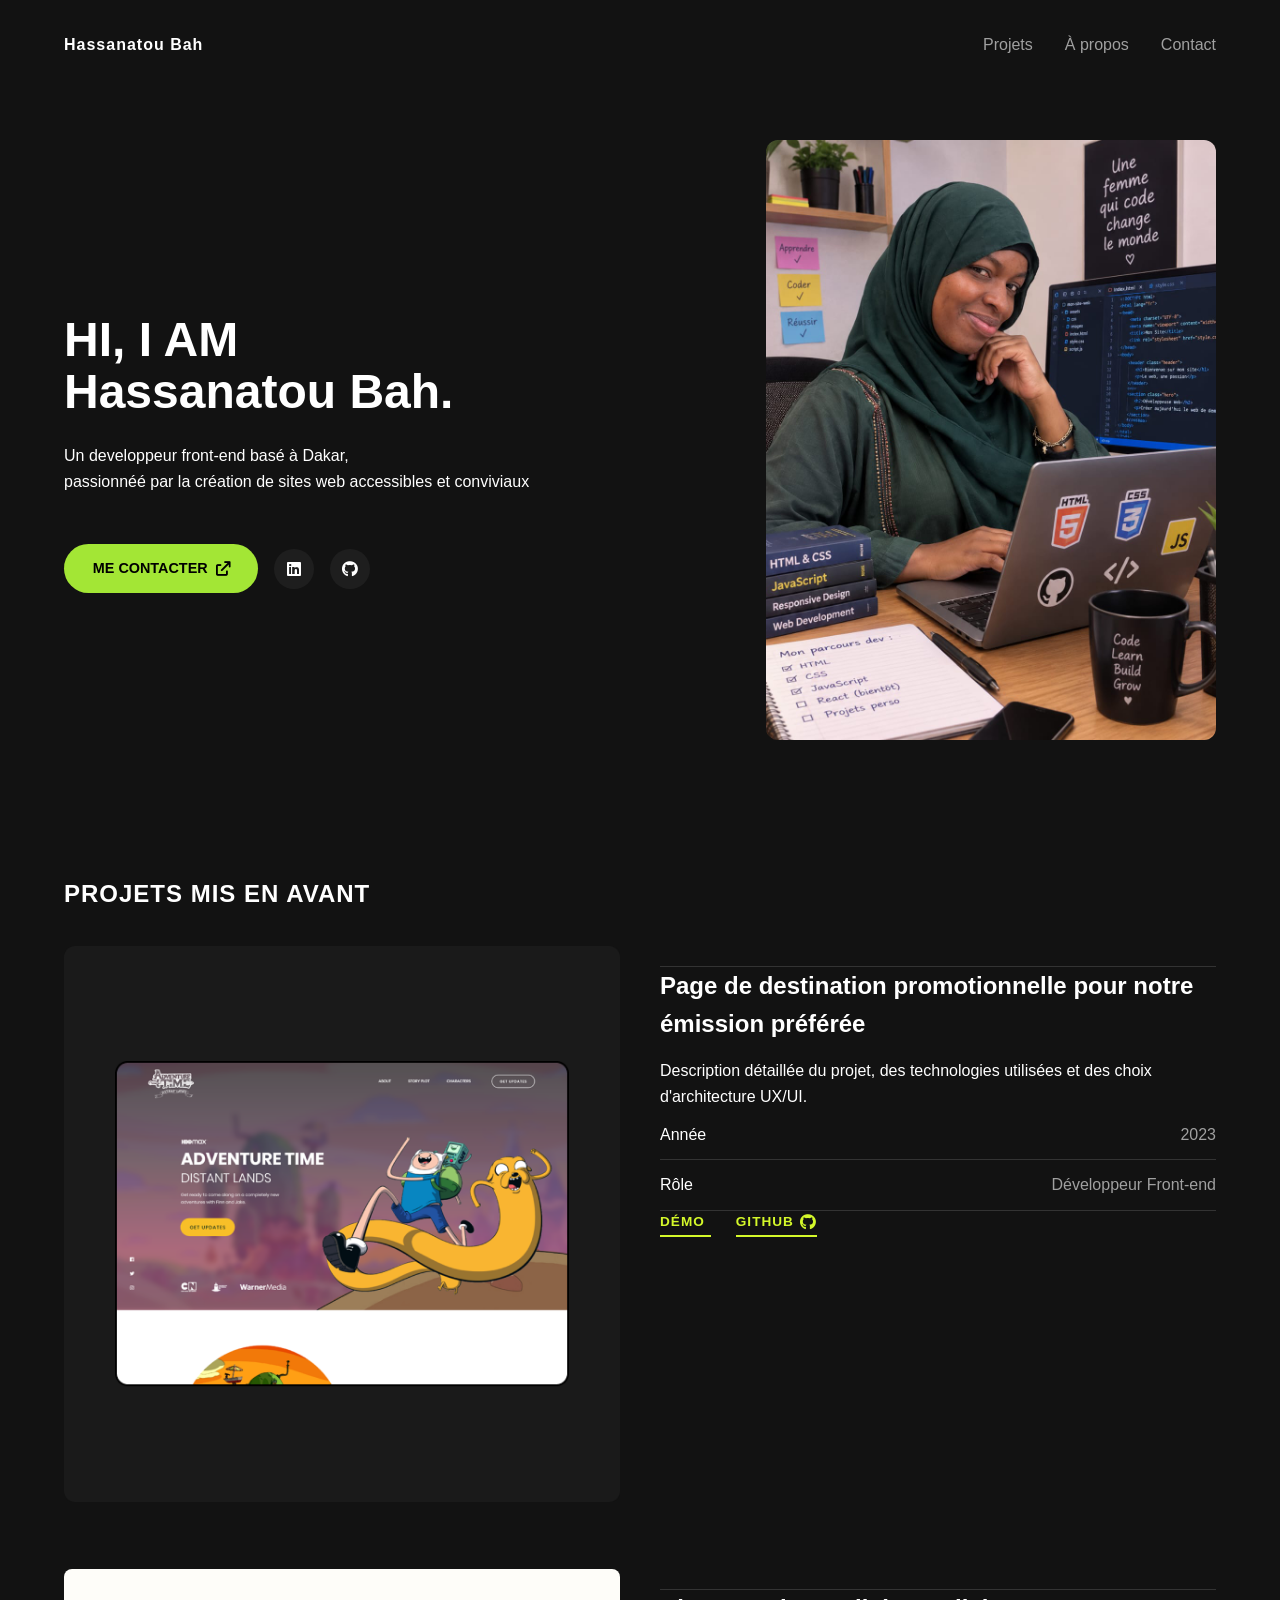
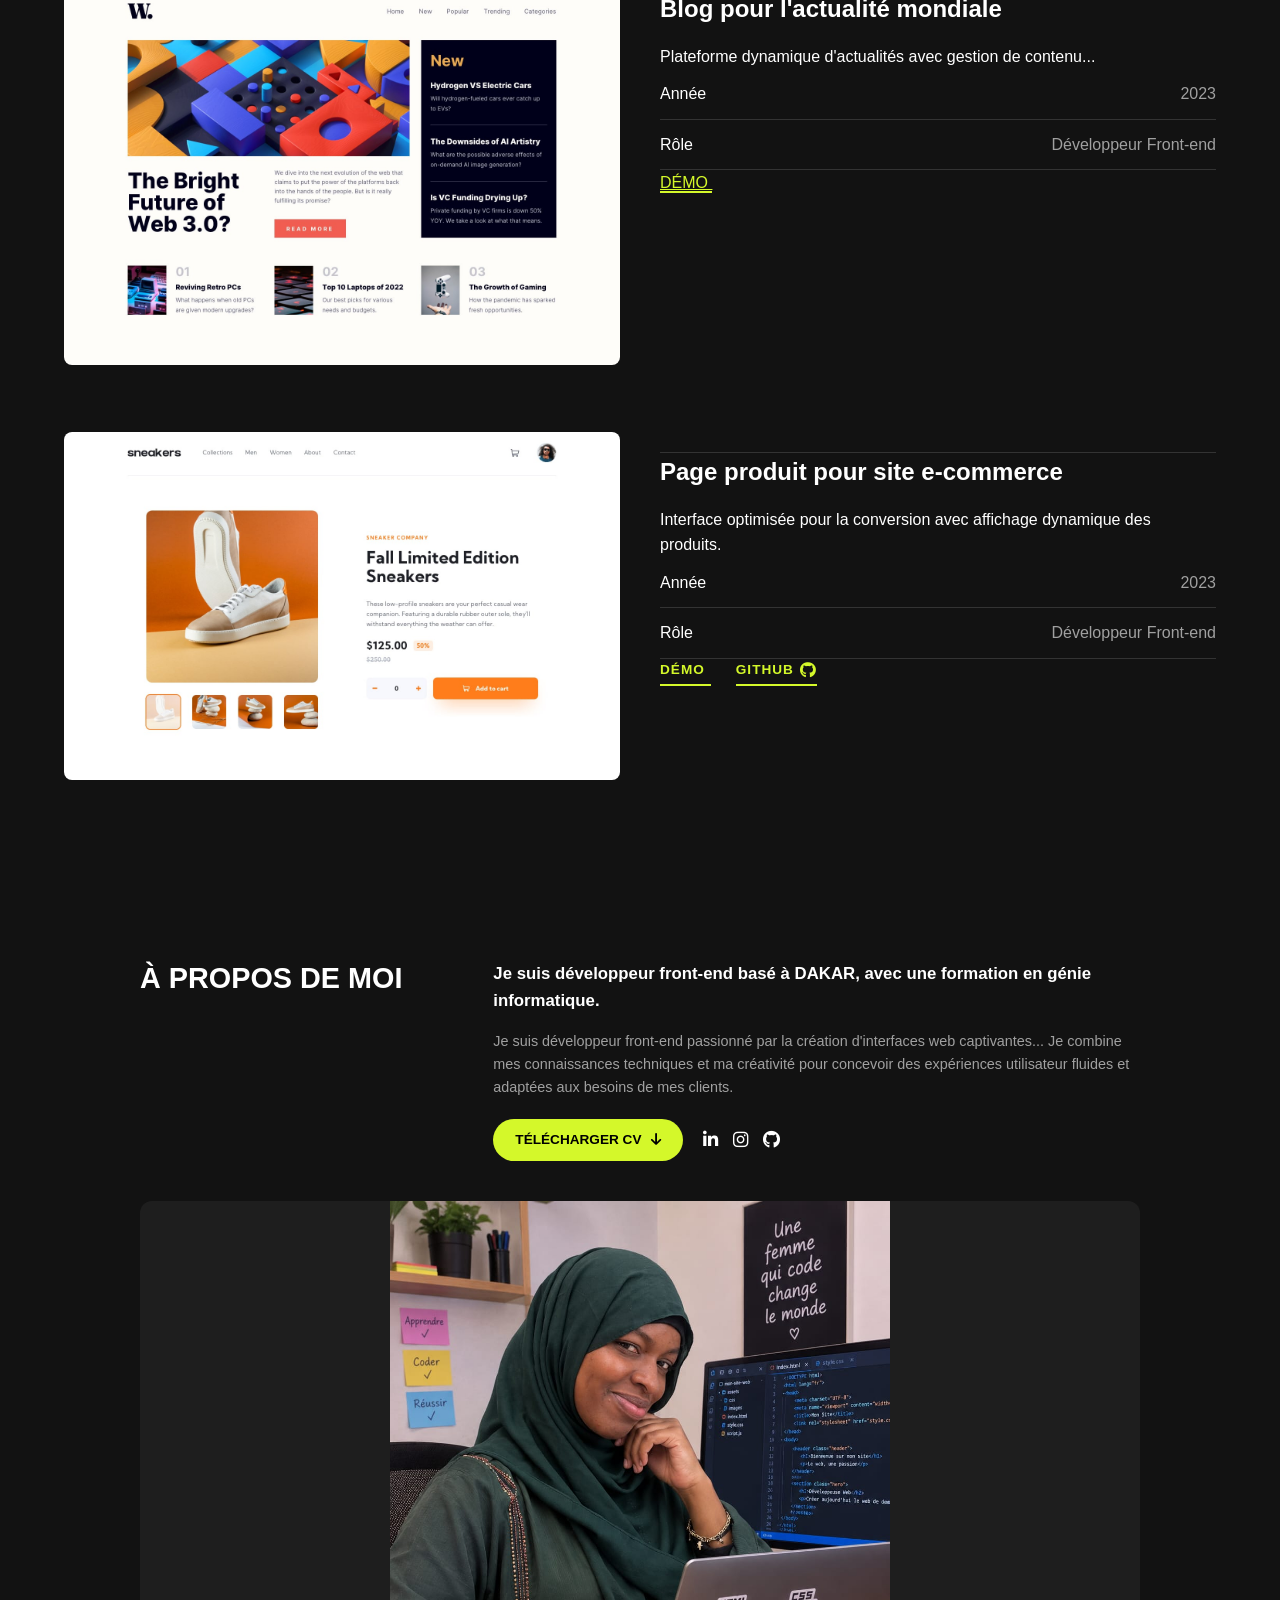
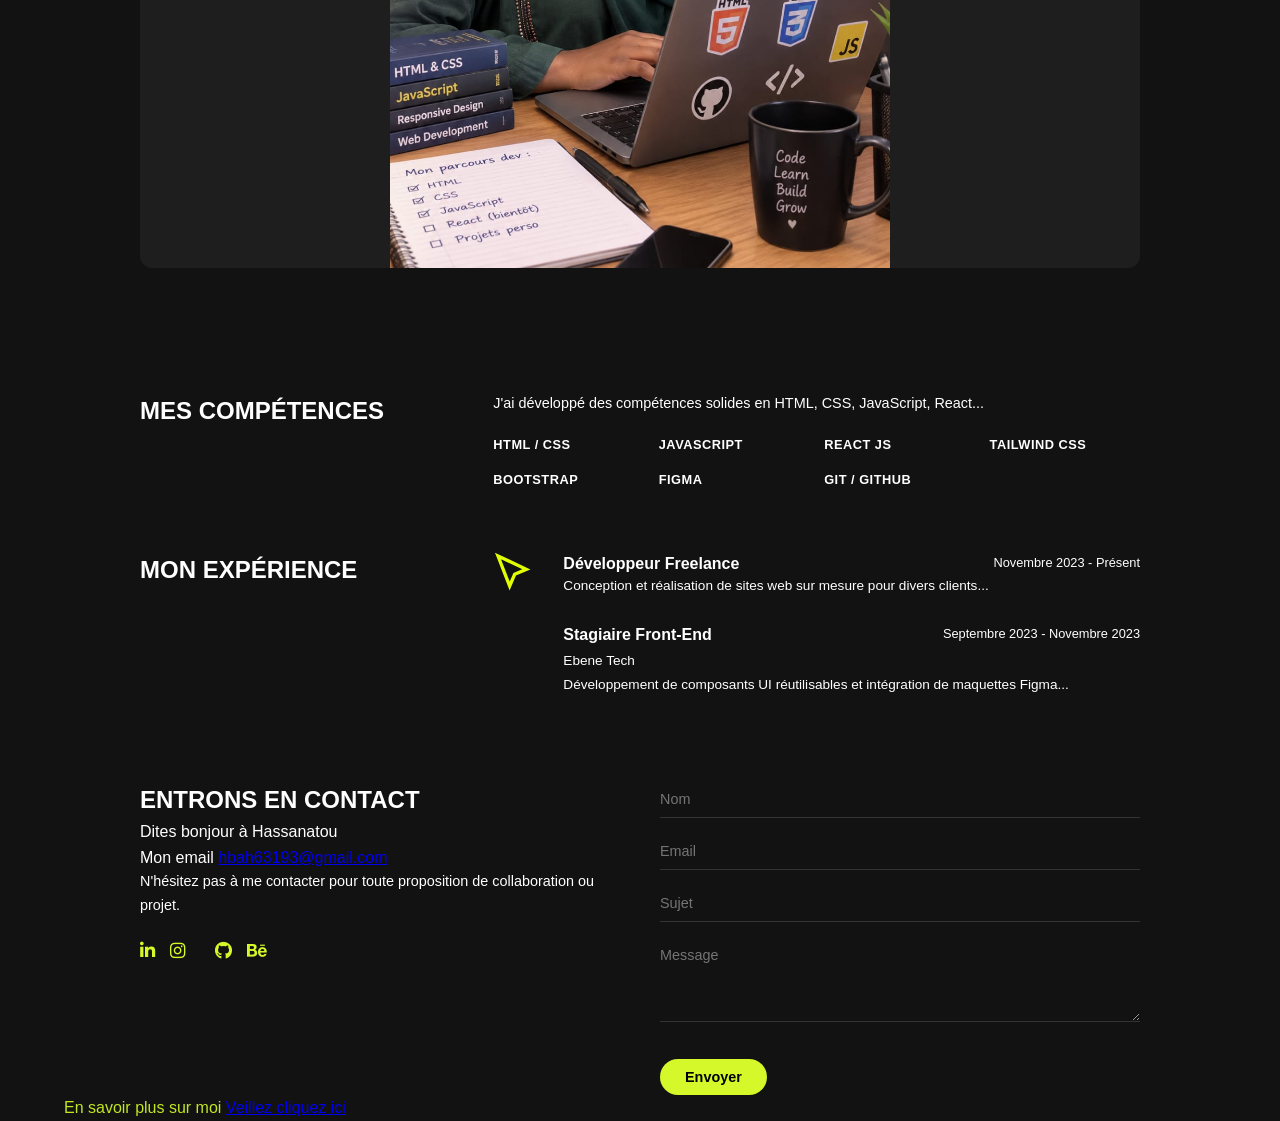
<file: index.html>
<!DOCTYPE html>
<html lang="fr">
<head>
  <meta charset="UTF-8">
  <meta name="viewport" content="width=device-width, initial-scale=1.0">
  <title>Portfolio - Hassanatou Bah</title>
  <link rel="stylesheet" href="style.css">
  <link rel="stylesheet" href="https://cdnjs.cloudflare.com/ajax/libs/font-awesome/6.0.0/css/all.min.css">
</head>
<body>

  <!-- Navigation -->
  <header>
    <nav class="navbar">
      <div class="logo">Hassanatou Bah</div>
      <ul class="nav-links">
        <li><a href="#projets">Projets</a></li>
        <li><a href="#about">À propos</a></li>
        <li><a href="#contact">Contact</a></li>
      </ul>
    </nav>
  </header>

  <!-- Section Hero (Home) -->
  <section id="home" class="hero-section">
    <div class="hero-text">
      <h1>HI, I AM<br><span>Hassanatou Bah.</span></h1>
      <p>
        Un developpeur front-end basé à Dakar,
    </p> 
      <p>
        passionnéé par la création de sites web accessibles et conviviaux
    </p>

    
      <div class="cta-buttons">
        <a href="#contact" class="btn btn-primary">ME CONTACTER <i class="fas fa-arrow-up-right-from-square"></i></a>
        <a href="#" class="social-icon"><i class="fab fa-linkedin"></i></a>
        <a href="#" class="social-icon"><i class="fab fa-github"></i></a>
      </div>
    </div>
    <div class="hero-image">
      <img src="IM1.jpeg" alt="Hassanatou Bah">
    </div>
  </section>

  <!-- Section Projets -->
  <section id="projets" class="projects-section">
    <h2>PROJETS MIS EN AVANT</h2>

    <article class="project-card">
      <div class="project-img">
        <img src="2eme image.png" alt="Aperçu Projet 1">
      </div>
      <div class="project-info">
        <h3>Page de destination promotionnelle pour notre émission préférée</h3>
        <p>Description détaillée du projet, des technologies utilisées et des choix d'architecture UX/UI.</p>
       
  <!-- Ligne Année -->
  <div class="project-info-row">
    <span class="label">Année</span>
    <span class="value">2023</span>
  </div>

  <!-- Ligne Rôle -->
  <div class="project-info-row">
    <span class="label">Rôle</span>
    <span class="value">Développeur Front-end</span>
  </div>
   <div class="project-links">
      <a href="#" class="link-demo">
        DÉMO <i class="fas fa-arrow-up-right"></i>
      </a>
      <a href="#" class="link-github">
        GITHUB <i class="fab fa-github"></i>
      </a>
    </div>
</div>

   
  </div>

    </article>

    <article class="project-card">
      <div class="project-img">
        <img src="3eme image.png" alt="Aperçu Projet 2">
      </div>
     <div class="project-info">
      <h3>Blog pour l'actualité mondiale</h3>
      <p>Plateforme dynamique d'actualités avec gestion de contenu...</p>

      <!-- Vos lignes Année et Rôle -->
      <div class="project-info-row">
        <span class="label">Année</span>
        <span class="value">2023</span>
      </div>
      <div class="project-info-row">
        <span class="label">Rôle</span>
        <span class="value">Développeur Front-end</span>
      </div>
      <a href="#" class="link-demo">
        DÉMO <i class="fas fa-arrow-up-right"></i>
      </a>

      <!-- VOS BOUTONS DÉMO ET GITHUB DÉPLACÉS ICI -->
     
    </article>

    <article class="project-card">
      <div class="project-img">
        <img src="4eme image.png" alt="Aperçu Projet 3">
      </div>
      <div class="project-info">
        <h3>Page produit pour site e-commerce</h3>
        <p>Interface optimisée pour la conversion avec affichage dynamique des produits.</p>
         <!-- Ligne Année -->
  <div class="project-info-row">
    <span class="label">Année</span>
    <span class="value">2023</span>
  </div>

  <!-- Ligne Rôle -->
  <div class="project-info-row">
    <span class="label">Rôle</span>
    <span class="value">Développeur Front-end</span>
  </div>
       <div class="project-links">
      <a href="#" class="link-demo">
        DÉMO <i class="fas fa-arrow-up-right"></i>
      </a>
      <a href="#" class="link-github">
        GITHUB <i class="fab fa-github"></i>
      </a>
    </div>
    </article>
  </section>

  <!-- SECTION À PROPOS DE MOI -->
<section id="about" class="about-section">
  <div class="about-top">
    <h2 class="section-title">À PROPOS DE MOI</h2>
    <div class="about-text">
      <p class="subtitle">Je suis développeur front-end basé à DAKAR, avec une formation en génie informatique.</p>
      <p class="description">
        Je suis développeur front-end passionné par la création d'interfaces web captivantes... 
        Je combine mes connaissances techniques et ma créativité pour concevoir des expériences utilisateur fluides et adaptées aux besoins de mes clients.
      </p>
      
      <!-- Bouton Télécharger le CV + Icônes réseaux sociaux -->
      <div class="about-actions">
        <a href="#" class="btn-cv">
          TÉLÉCHARGER CV <i class="fas fa-arrow-down"></i>
        </a>
        <div class="social-icons-row">
          <a href="#"><i class="fab fa-linkedin-in"></i></a>
          <a href="#"><i class="fab fa-instagram"></i></a>
          <a href="#"><i class="fab fa-github"></i></a>
        </div>
      </div>
    </div>
  </div>

  <div class="about-image-container">
    <img src="IM1.jpeg" alt="Photo de profil" class="about-img">
  </div>
</section>

<!-- SECTION MES COMPÉTENCES -->
<section class="skills-section">
  <h2 class="section-title">MES COMPÉTENCES</h2>
  <div class="skills-content">
    <p>J'ai développé des compétences solides en HTML, CSS, JavaScript, React...</p>
    <div class="skills-grid">
      <span>HTML / CSS</span>
      <span>JAVASCRIPT</span>
      <span>REACT JS</span>
      <span>TAILWIND CSS</span>
      <span>BOOTSTRAP</span>
      <span>FIGMA</span>
      <span>GIT / GITHUB</span>
    </div>
  </div>
</section>

<!-- SECTION MON EXPÉRIENCE -->
<section class="experience-section">
  <h2 class="section-title">MON EXPÉRIENCE</h2>
  <div class="experience-container">
    <div class="experience-left-icon">
      <!-- Icône de curseur / flèche -->
      <svg width="40" height="40" viewBox="0 0 24 24" fill="none" stroke="#e1ff00" stroke-width="2">
        <path d="M3 3l7 18 3-7 7-3L3 3z"/>
      </svg>
    </div>
    <div class="experience-list">
      <div class="exp-item">
        <div class="exp-header">
          <h3>Développeur Freelance</h3>
          <span class="exp-date">Novembre 2023 - Présent</span>
        </div>
        <p>Conception et réalisation de sites web sur mesure pour divers clients...</p>
      </div>

      <div class="exp-item">
        <div class="exp-header">
          <h3>Stagiaire Front-End</h3>
          <span class="exp-date">Septembre 2023 - Novembre 2023</span>
        </div>
        <p class="exp-sub">Ebene Tech</p>
        <p>Développement de composants UI réutilisables et intégration de maquettes Figma...</p>
      </div>
    </div>
  </div>
</section>

<!-- SECTION ENTRONS EN CONTACT -->
<section id="contact"class="contact-section">
  <div class="contact-info">
    <h2 class="section-title">ENTRONS EN CONTACT</h2>
    <P>Dites bonjour à Hassanatou</P>
    <p>Mon email <a href="hbah63193@gmail.com">hbah63193@gmail.com</a></p>
    <p class="contact-desc">N'hésitez pas à me contacter pour toute proposition de collaboration ou projet.</p>
    
    <!-- Logos/Icônes réseaux sociaux sous le texte -->
    <div class="contact-socials">
      <a href="#"><i class="fab fa-linkedin-in"></i></a>
      <a href="#"><i class="fab fa-instagram"></i></a>
      <a href="#"><i class="fab fa-x-twitter"></i></a>
      <a href="#"><i class="fab fa-github"></i></a>
      <a href="#"><i class="fab fa-behance"></i></a>
    </div>
  </div>

  <form class="contact-form">
    <div class="form-group">
      <input type="text" placeholder="Nom" required>
    </div>
    <div class="form-group">
      <input type="email" placeholder="Email" required>
    </div>
    <div class="form-group">
      <input type="text" placeholder="Sujet">
    </div>
    <div class="form-group">
      <textarea placeholder="Message" rows="4" required></textarea>
    </div>
    <button type="submit" class="btn-submit">Envoyer</button>
  </form>
</section>

<section>
  <div class="vue">
<p>En savoir plus sur moi <a href="C.html">Veillez cliquez ici</a></p>
  </div>
</section>
</file>
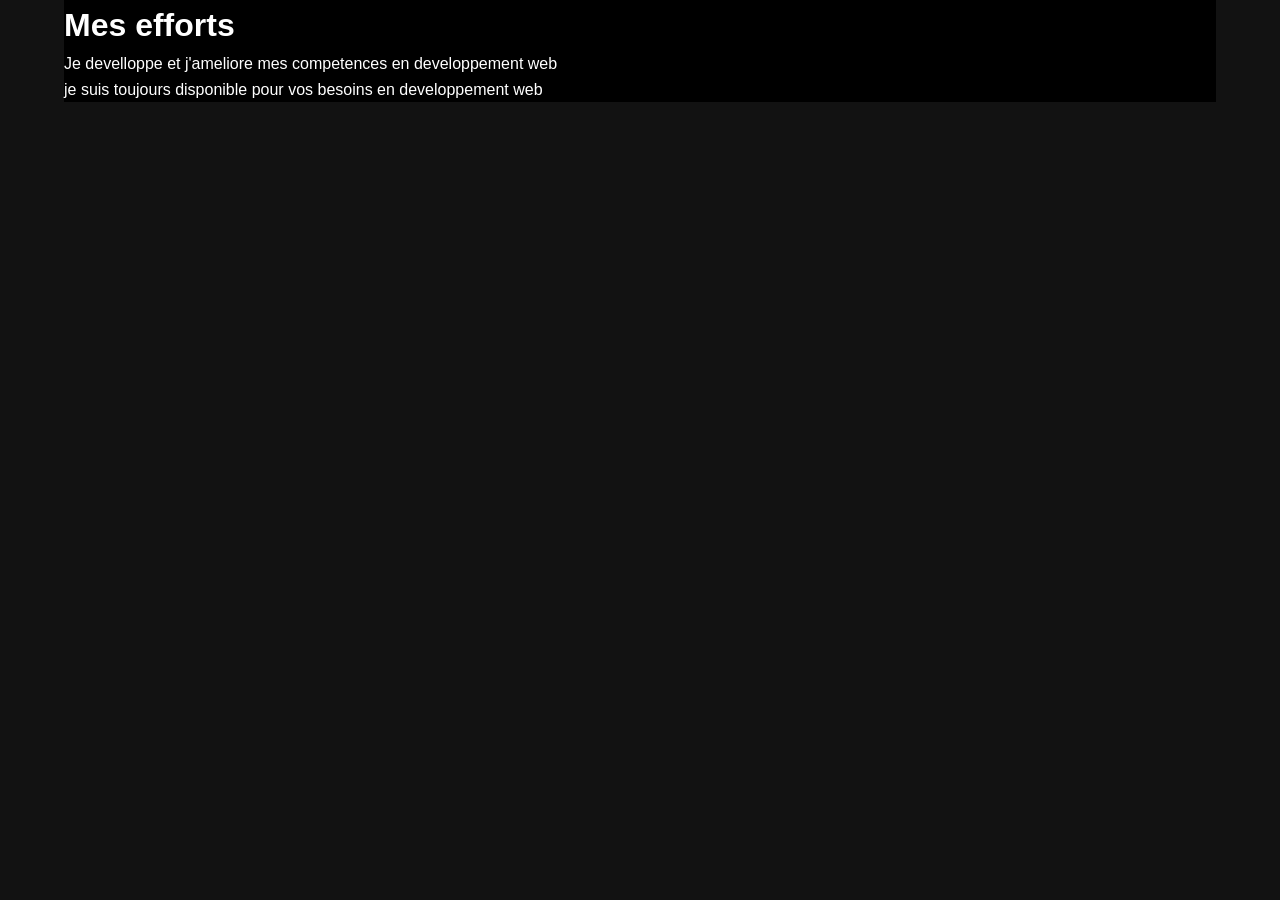
<file: C.html>
<!DOCTYPE html>
<html lang="en">
<head>
    <meta charset="UTF-8">
    <meta name="viewport" content="width=device-width, initial-scale=1.0">
    <title>Document</title>
    <link rel="stylesheet" href="style.css">
</head>
<body>
    <div class="p">
    <h1>Mes efforts</h1>
    <P>Je develloppe et j'ameliore mes competences en developpement web <br>
        je suis toujours disponible pour vos besoins en developpement web
    </P>
    </div>
</body>
</html>
</file>
<file: style.css>
:root {
  --bg-color: #121212;
  --card-bg: #1e1e1e;
  --text-main: #ffffff;
  --text-muted: #a0a0a0;
  --accent-neon: #a3e635; /* Vert néon style Spotify/Figma */
  --accent-neon-hover: #84cc16;
}

* {
  margin: 0;
  padding: 0;
  box-sizing: border-box;
  font-family: 'Segoe UI', Tahoma, Geneva, Verdana, sans-serif;
}

body {
  background-color: var(--bg-color);
  color: var(--text-main);
  line-height: 1.6;
  padding: 0 5%;
}

/* Navbar */
.navbar {
  display: flex;
  justify-content: space-between;
  align-items: center;
  padding: 2rem 0;
}

.logo {
  font-weight: 700;
  letter-spacing: 1px;
}

.nav-links {
  display: flex;
  list-style: none;
  gap: 2rem;
}

.nav-links a {
  color: var(--text-muted);
  text-decoration: none;
  transition: color 0.3s;
}

.nav-links a:hover {
  color: var(--text-main);
}

/* Section Hero & About */
.hero-section, .about-section {
  display: flex;
  align-items: center;
  justify-content: space-between;
  gap: 3rem;
  padding: 4rem 0;
  padding-top: 50px;
}

.hero-text h1, .about-header h2 {
  font-size: 3rem;
  font-weight: 800;
  line-height: 1.1;
  margin-bottom: 1.5rem;
  margin-top: 20px;
}

.hero-image img, .about-image img {
  width: 100%;
  max-width: 450px;
  border-radius: 12px;
  object-fit: cover;
}

/* Boutons */
.cta-buttons {
  display: flex;
  align-items: center;
  gap: 1rem;
  margin-top: 50px;
}

.btn {
  display: inline-flex;
  align-items: center;
  gap: 0.5rem;
  padding: 0.8rem 1.8rem;
  border-radius: 30px;
  text-decoration: none;
  font-weight: 700;
  font-size: 0.9rem;
  transition: background 0.3s;
}

.btn-primary {
  background-color: var(--accent-neon);
  color: #000000;
}

.btn-primary:hover {
  background-color: var(--accent-neon-hover);
}

.social-icon {
  width: 40px;
  height: 40px;
  border-radius: 50%;
  background-color: var(--card-bg);
  color: var(--text-main);
  display: flex;
  align-items: center;
  justify-content: center;
  text-decoration: none;
}

/* Projets */
.projects-section, .details-section {
  padding: 4rem 0;
}

.projects-section h2, .details-section h2 {
  font-size: 1.5rem;
  margin-bottom: 2rem;
  letter-spacing: 1px;
}

.project-card {
  display: grid;
  grid-template-columns: 1fr 1fr;
  gap: 40px;
  margin-bottom: 60px;
  align-items: start;
}

.project-img {
  flex: 1;
}

.project-img img {
  width: 100%;
  border-radius: 8px;
}

.project-info h3 {
  font-size: 1.5rem;
  font-weight: 700;
  margin-bottom: 15px;
  color: #ffffff;
}

.link-btn {
  color: var(--accent-neon);
  text-decoration: none;
  font-weight: 600;
}
.project-desc {
  color: #a0a0a0;
  font-size: 0.9rem;
  line-height: 1.6;
  margin-bottom: 25px;
}

/* SECTION INFORMATIONS SUR LE PROJET */
.project-meta {
  border-top: 1px dashed #333333;
  border-bottom: 1px dashed #333333;
  padding: 15px 0;
  margin-bottom: 25px;
}

.meta-title {
  font-size: 0.75rem;
  letter-spacing: 1px;
  color: #ffffff;
  margin-bottom: 12px;
  text-transform: uppercase;
}

.meta-row {
  display: flex;
  justify-content: space-between;
  font-size: 0.85rem;
  color: #a0a0a0;
  margin-bottom: 8px;
}

.meta-row span:last-child {
  color: #ffffff; /* Valeur à droite en blanc */
}

/* LIENS DEMO ET GITHUB */
.project-links {
  display: flex;
  gap: 25px;
  align-items: center;
}

.project-links a {
  font-size: 0.85rem;
  font-weight: bold;
  letter-spacing: 1px;
  text-decoration: none;
  display: inline-flex;
  align-items: center;
  gap: 6px;
  padding-bottom: 3px;
}

/* Style lien DÉMO avec soulignement vert néon */
.link-demo {
  color: #d4f82a; /* Vert néon */
  border-bottom: 2px solid #d4f82a;
}

.link-demo i {
  font-size: 0.8rem;
}

/* Style lien GITHUB avec soulignement vert néon */
.link-github {
  color: #d4f82a; /* Vert néon */
  border-bottom: 2px solid #d4f82a;
}

.link-github i {
  font-size: 1rem;
}
project-links a:hover {
  opacity: 0.8;
}

/* --- SECTION À PROPOS DE MOI--- */
.about-section {
  max-width: 1000px;
  margin: 0 auto 60px auto;
  display: flex;
  flex-direction: column; /* Force l'image à se placer sous le texte */
  gap: 30px;
}

.about-top {
  display: grid;
  grid-template-columns: 1fr 2fr; /* Titre à gauche, texte à droite */
  gap: 30px;
  align-items: start;
}

/* Diminuer la taille du titre "À PROPOS DE MOI" */
.about-top .section-title {
  font-size: 1.8rem; /* Taille réduite */
  font-weight: 800;
  line-height: 1.2;
  text-transform: uppercase;
}

.about-text .subtitle {
  font-weight: bold;
  font-size: 1.05rem;
  margin-top: 0;
  color: #ffffff;
}

.about-text .description {
  color: #a0a0a0;
  font-size: 0.9rem;
  line-height: 1.6;
  margin: 15px 0;
}

/* Alignement du bouton CV et des icônes */
.about-actions {
  display: flex;
  align-items: center;
  gap: 20px;
  margin-top: 20px;
}

.btn-cv {
  background-color: #d4f82a; /* Couleur vert néon */
  color: #000000;
  text-decoration: none;
  font-weight: bold;
  font-size: 0.85rem;
  padding: 10px 22px;
  border-radius: 25px;
  display: inline-flex;
  align-items: center;
  gap: 10px;
  transition: transform 0.2s ease;
}

.btn-cv:hover {
  transform: translateY(-2px);
}

.social-icons-row {
  display: flex;
  gap: 15px;
}

.social-icons-row a {
  color: #ffffff;
  font-size: 1.1rem;
  text-decoration: none;
  transition: color 0.3s;
}

.social-icons-row a:hover {
  color: #d4f82a;
}

/* Conteneur de l'image centrée sous le texte */
.about-image-container {
  width: 100%;
  background-color: #1e1e1e;
  border-radius: 12px;
  overflow: hidden;
  display: flex;
  justify-content: center;
  align-items: center;
  margin-top: 10px;
}

.about-img {
  width: 100%;
  max-width: 500px; /* Ajuste la largeur de la photo */
  height: auto;
  display: block;
  object-fit: cover;
}

/* --- SECTION MES COMPÉTENCES --- */
.skills-section {
  max-width: 1000px;
  margin: 0 auto 60px auto;
  display: grid;
  grid-template-columns: 1fr 2fr;
  gap: 30px;
}

.skills-content p {
  color: var(--text-gray);
  font-size: 0.9rem;
  margin-top: 0;
}

.skills-grid {
  display: grid;
  grid-template-columns: repeat(4, 1fr);
  gap: 15px;
  margin-top: 20px;
}

.skills-grid span {
  font-size: 0.8rem;
  font-weight: bold;
  letter-spacing: 0.5px;
}

/* --- SECTION MON EXPÉRIENCE --- */
.experience-section {
  max-width: 1000px;
  margin: 0 auto 60px auto;
  display: grid;
  grid-template-columns: 1fr 2fr;
  gap: 30px;
}

.experience-container {
  display: grid;
  grid-template-columns: 50px 1fr;
  gap: 20px;
}

.exp-item {
  margin-bottom: 25px;
}

.exp-header {
  display: flex;
  justify-content: space-between;
  align-items: center;
}

.exp-header h3 {
  margin: 0;
  font-size: 1rem;
}

.exp-date {
  color: var(--text-gray);
  font-size: 0.8rem;
}

.exp-sub {
  color: var(--accent-color);
  font-size: 0.85rem;
  margin: 4px 0;
}

.exp-item p {
  color: var(--text-gray);
  font-size: 0.85rem;
  line-height: 1.5;
}

/* --- SECTION ENTRONS EN CONTACT --- */
.contact-section {
  max-width: 1000px;
  margin: 0 auto;
  display: grid;
  grid-template-columns: 1fr 1fr;
  gap: 40px;
}

.contact-desc {
  color: var(--text-gray);
  font-size: 0.9rem;
}

.contact-socials {
  display: flex;
  gap: 15px;
  margin-top: 20px;
}

.contact-socials a {
  color: var(--text-white);
  font-size: 1.1rem;
  text-decoration: none;
  transition: color 0.3s;
}

.contact-socials a:hover {
  color: var(--accent-color);
}

/* Formulaire */
.contact-form {
  display: flex;
  flex-direction: column;
  gap: 15px;
}

.form-group input,
.form-group textarea {
  width: 100%;
  background: transparent;
  border: none;
  border-bottom: 1px solid #333;
  padding: 10px 0;
  color: var(--text-white);
  font-size: 0.9rem;
  outline: none;
}

.form-group input:focus,
.form-group textarea:focus {
  border-bottom-color: var(--accent-color);
}

.btn-submit {
  background-color: var(--accent-color);
  color: #000;
  border: none;
  padding: 10px 30px;
  border-radius: 20px;
  font-weight: bold;
  cursor: pointer;
  align-self: flex-start;
  margin-top: 10px;
}
.btn-submit {
  background-color: #00adb5; /* Remplace par ta couleur d'accentuation (bleu/vert) */
  color: #ffffff;
  padding: 12px 28px;
  font-size: 1rem;
  font-weight: 600;
  border: none;
  border-radius: 6px;
  cursor: pointer;
  transition: background-color 0.3s ease, transform 0.2s ease;
  margin-top: 15px;
}

.btn-submit:hover {
  background-color: #00888e; /* Teinte un peu plus foncée au survol */
  transform: translateY(-2px);
}

.btn-submit:active {
  transform: translateY(0);
}
 /* --- COULEURS SECTION CONTACT --- */

/* 1. Icônes des réseaux sociaux en jaune/vert néon */
.contact-socials a {
  color: #d4f82a; /* Remplace le blanc par le jaune/vert néon */
  font-size: 1.1rem;
  text-decoration: none;
  transition: opacity 0.3s;
}

.contact-socials a:hover {
  opacity: 0.8;
}

/* 2. Bouton Envoyer en jaune/vert néon avec texte noir */
.btn-submit {
  background-color: #d4f82a; /* Remplace le bleu par le jaune/vert néon */
  color: #000000;             /* Texte noir pour un bon contraste */
  padding: 10px 25px;
  font-size: 0.9rem;
  font-weight: bold;
  border: none;
  border-radius: 20px;
  cursor: pointer;
  transition: transform 0.2s ease, background-color 0.3s ease;
  margin-top: 15px;
}

.btn-submit:hover {
  background-color: #c2e622; /* Teinte légèrement plus foncée au survol */
  transform: translateY(-2px);
}

/* Container global des informations du projet */
.project-info {
  border-top: 1px solid #333333; /* Ligne tout en haut, au-dessus de "Année" */
  margin-top: 20px;
  margin-bottom: 20px;
}

/* Chaque ligne (Année, Rôle, etc.) */
.project-info-row {
  display: flex;
  justify-content: space-between; /* Aligne l'étiquette à gauche et la valeur à droite */
  align-items: center;
  padding: 12px 0; /* Espace vertical */
  border-bottom: 1px solid #333333; /* Ligne sous "Année" ET sous "Rôle" */
}

.project-info-row .label {
  color: #ffffff;
  font-weight: 500;
}

.project-info-row .value {
  color: #a0a0a0;
}
.vue{
  color: #c2e622;
}
.p{
  background-color: #000;
}
</file>
